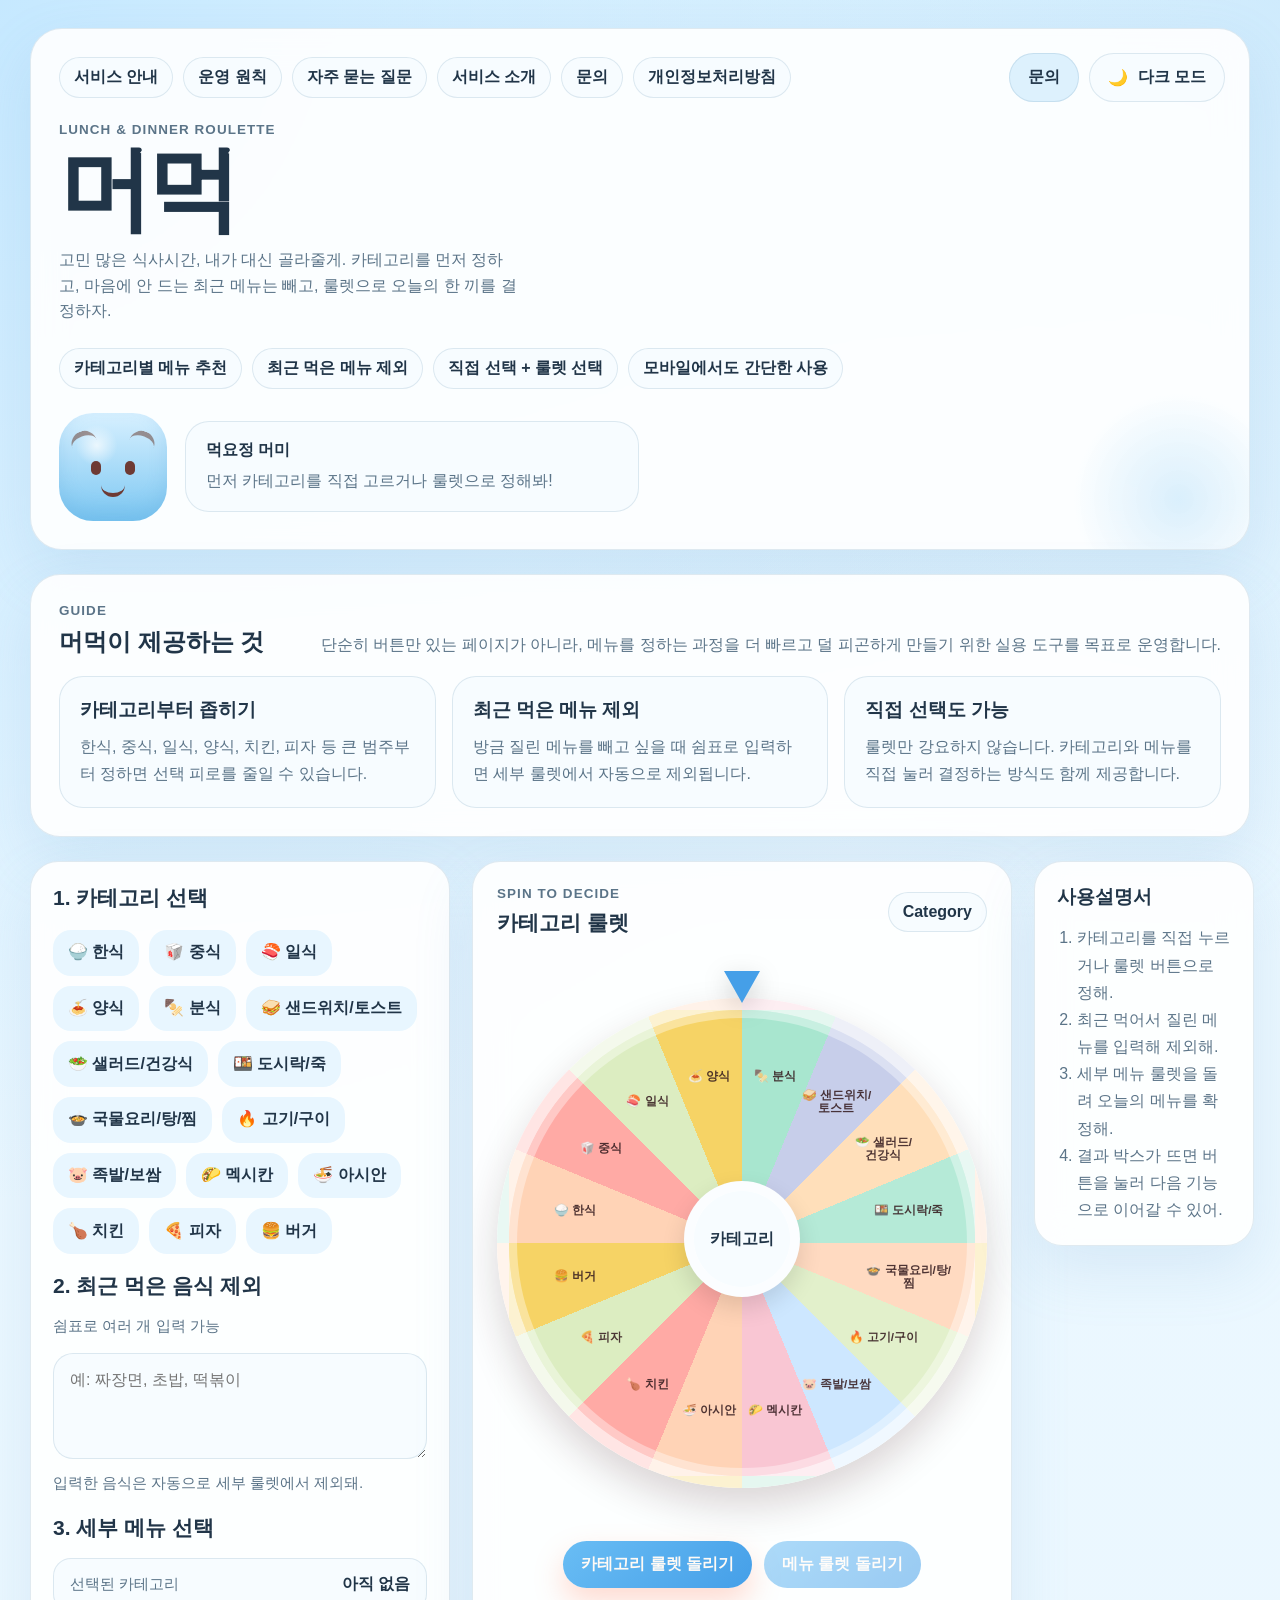
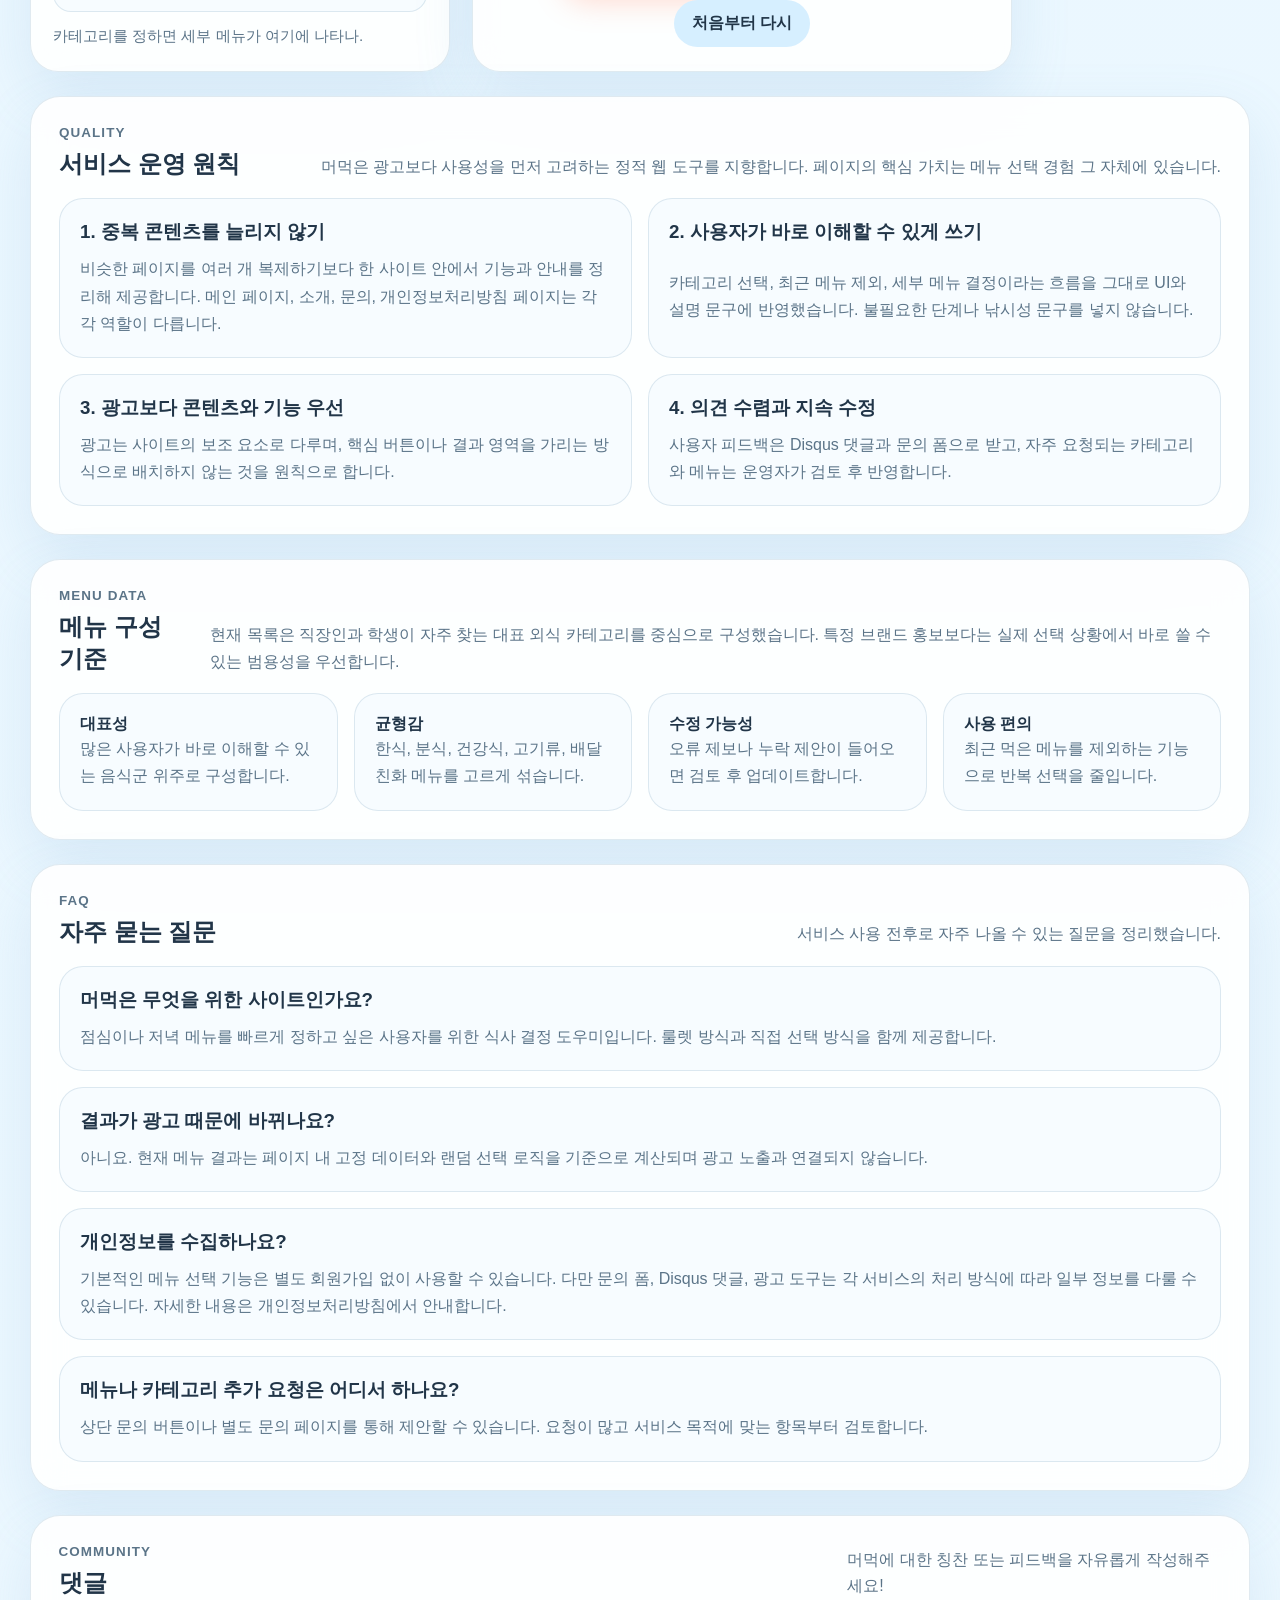
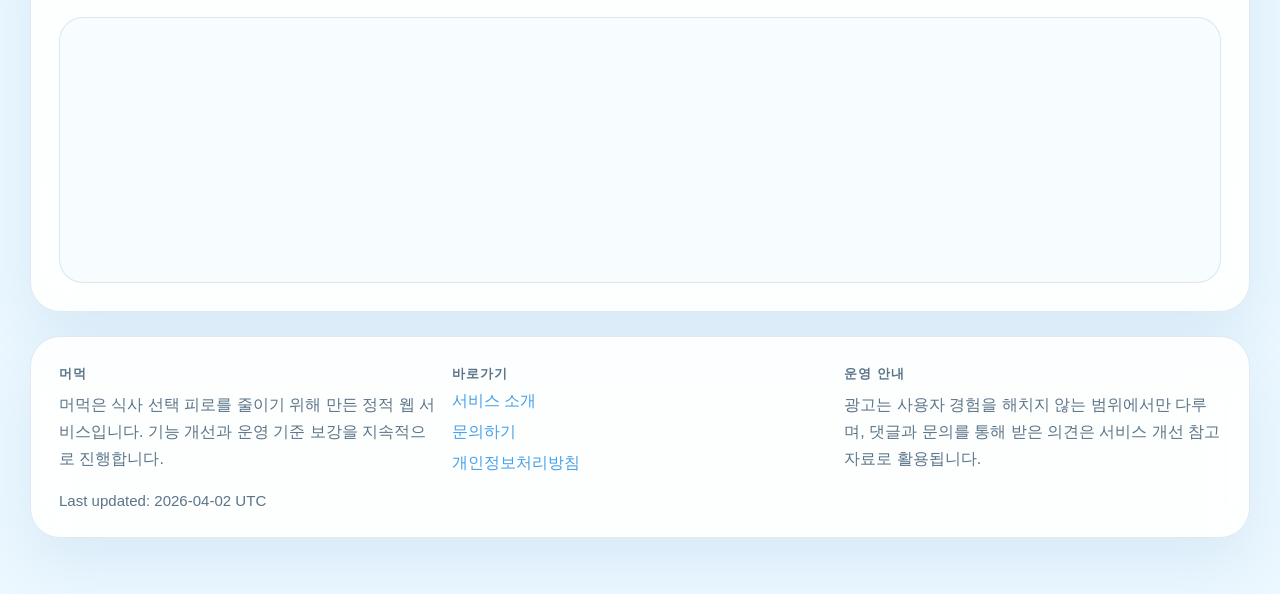
<file: index.html>
<!doctype html>
<html lang="ko">
<head>
  <meta charset="UTF-8" />
  <meta name="viewport" content="width=device-width, initial-scale=1.0" />
  <meta name="description" content="머먹은 점심과 저녁 메뉴를 더 쉽게 정할 수 있도록 카테고리 선택, 최근 먹은 음식 제외, 세부 메뉴 룰렛을 제공하는 식사 결정 도우미입니다." />
  <meta name="google-adsense-account" content="ca-pub-7517294624033433" />
  <title>머먹 | 귀여운 점심 저녁 룰렛</title>
  <script async src="https://pagead2.googlesyndication.com/pagead/js/adsbygoogle.js?client=ca-pub-7517294624033433" crossorigin="anonymous"></script>
  <link href="style.css" rel="stylesheet">
  <!-- Google tag (gtag.js) -->
  <script async src="https://www.googletagmanager.com/gtag/js?id=G-F8X1D2F8B8"></script>
  <script>
    window.dataLayer = window.dataLayer || [];
    function gtag(){dataLayer.push(arguments);}
    gtag('js', new Date());

    gtag('config', 'G-F8X1D2F8B8');
  </script>
  <script type="text/javascript">
    (function(c,l,a,r,i,t,y){
        c[a]=c[a]||function(){(c[a].q=c[a].q||[]).push(arguments)};
        t=l.createElement(r);t.async=1;t.src="https://www.clarity.ms/tag/"+i;
        y=l.getElementsByTagName(r)[0];y.parentNode.insertBefore(t,y);
    })(window, document, "clarity", "script", "w5rxseijp1");
  </script>
</head>
<body>
  <main class="page">
    <section class="hero-card">
      <div class="site-nav" aria-label="사이트 탐색">
        <a class="nav-link" href="#serviceGuide">서비스 안내</a>
        <a class="nav-link" href="#qualityNotes">운영 원칙</a>
        <a class="nav-link" href="#faq">자주 묻는 질문</a>
        <a class="nav-link" href="about.html">서비스 소개</a>
        <a class="nav-link" href="contact.html">문의</a>
        <a class="nav-link" href="privacy.html">개인정보처리방침</a>
      </div>
      <div class="hero-copy">
        <p class="eyebrow">Lunch & Dinner Roulette</p>
        <h1>머먹</h1>
        <p class="intro">
          고민 많은 식사시간, 내가 대신 골라줄게. 카테고리를 먼저 정하고,
          마음에 안 드는 최근 메뉴는 빼고, 룰렛으로 오늘의 한 끼를 결정하자.
        </p>
      </div>
      <div class="top-actions">
        <button id="contactToggle" class="theme-toggle contact-toggle" type="button" aria-label="문의하기">
          <span>문의</span>
        </button>
        <button id="themeToggle" class="theme-toggle" type="button" aria-label="테마 전환">
          <span class="theme-icon">🌙</span>
          <span class="theme-label">다크 모드</span>
        </button>
      </div>
      <div class="hero-highlights" aria-label="서비스 핵심 특징">
        <span class="highlight-pill">카테고리별 메뉴 추천</span>
        <span class="highlight-pill">최근 먹은 메뉴 제외</span>
        <span class="highlight-pill">직접 선택 + 룰렛 선택</span>
        <span class="highlight-pill">모바일에서도 간단한 사용</span>
      </div>
      <div class="guide-buddy">
        <div class="buddy-face" aria-hidden="true">
          <div class="buddy-eye left"></div>
          <div class="buddy-eye right"></div>
          <div class="buddy-mouth"></div>
        </div>
        <div class="buddy-speech">
          <strong>먹요정 머미</strong>
          <p id="buddyMessage">먼저 카테고리를 직접 고르거나 룰렛으로 정해봐!</p>
        </div>
      </div>
    </section>

    <section id="serviceGuide" class="info-strip" aria-labelledby="serviceGuideTitle">
      <div class="section-head">
        <div>
          <p class="eyebrow">Guide</p>
          <h2 id="serviceGuideTitle">머먹이 제공하는 것</h2>
        </div>
        <p class="section-copy">단순히 버튼만 있는 페이지가 아니라, 메뉴를 정하는 과정을 더 빠르고 덜 피곤하게 만들기 위한 실용 도구를 목표로 운영합니다.</p>
      </div>
      <div class="info-grid three-up">
        <article class="info-card">
          <h3>카테고리부터 좁히기</h3>
          <p>한식, 중식, 일식, 양식, 치킨, 피자 등 큰 범주부터 정하면 선택 피로를 줄일 수 있습니다.</p>
        </article>
        <article class="info-card">
          <h3>최근 먹은 메뉴 제외</h3>
          <p>방금 질린 메뉴를 빼고 싶을 때 쉼표로 입력하면 세부 룰렛에서 자동으로 제외됩니다.</p>
        </article>
        <article class="info-card">
          <h3>직접 선택도 가능</h3>
          <p>룰렛만 강요하지 않습니다. 카테고리와 메뉴를 직접 눌러 결정하는 방식도 함께 제공합니다.</p>
        </article>
      </div>
    </section>

    <section class="content-grid">
      <aside class="control-panel">
        <div class="panel-block">
          <h2>1. 카테고리 선택</h2>
          <div id="categoryList" class="option-list" aria-label="카테고리 목록"></div>
        </div>

        <div class="panel-block">
          <h2>2. 최근 먹은 음식 제외</h2>
          <label class="field-label" for="recentInput">쉼표로 여러 개 입력 가능</label>
          <textarea
            id="recentInput"
            class="recent-input"
            placeholder="예: 짜장면, 초밥, 떡볶이"
          ></textarea>
          <p class="field-help">입력한 음식은 자동으로 세부 룰렛에서 제외돼.</p>
        </div>

        <div class="panel-block">
          <h2>3. 세부 메뉴 선택</h2>
          <div class="selection-status">
            <span>선택된 카테고리</span>
            <strong id="selectedCategoryName">아직 없음</strong>
          </div>
          <div id="menuList" class="option-list menu-list" aria-label="메뉴 목록"></div>
        </div>
      </aside>

      <section class="roulette-panel">
        <div class="roulette-stage">
          <div class="roulette-header">
            <div>
              <p class="eyebrow">Spin To Decide</p>
              <h2 id="rouletteTitle">카테고리 룰렛</h2>
            </div>
            <div class="roulette-badge" id="rouletteModeBadge">Category</div>
          </div>

          <div class="roulette-shell">
            <div class="roulette-pointer" aria-hidden="true"></div>
            <div id="wheel" class="wheel"></div>
            <div class="wheel-center">
              <span id="wheelCenterLabel">카테고리</span>
            </div>
          </div>

          <div class="roulette-actions">
            <button id="spinCategoryButton" class="primary-button" type="button">카테고리 룰렛 돌리기</button>
            <button id="spinMenuButton" class="primary-button" type="button" disabled>메뉴 룰렛 돌리기</button>
            <button id="resetButton" class="secondary-button" type="button">처음부터 다시</button>
          </div>
        </div>

        <aside class="manual-card">
          <h3>사용설명서</h3>
          <ol>
            <li>카테고리를 직접 누르거나 룰렛 버튼으로 정해.</li>
            <li>최근 먹어서 질린 메뉴를 입력해 제외해.</li>
            <li>세부 메뉴 룰렛을 돌려 오늘의 메뉴를 확정해.</li>
            <li>결과 박스가 뜨면 버튼을 눌러 다음 기능으로 이어갈 수 있어.</li>
          </ol>
        </aside>
      </section>
    </section>

    <section id="resultCard" class="result-card" aria-live="polite" hidden>
      <div class="celebration" aria-hidden="true">
        <span></span>
        <span></span>
        <span></span>
        <span></span>
        <span></span>
        <span></span>
      </div>
      <p class="result-label">오늘의 결정</p>
      <h2 id="resultText">오늘 저녁은 OO이다!</h2>
      <p id="resultSubtext" class="result-subtext"></p>
      <button id="goEatButton" class="primary-button eat-button" type="button">먹으러가자!</button>
    </section>

    <section id="qualityNotes" class="content-card" aria-labelledby="qualityTitle">
      <div class="section-head">
        <div>
          <p class="eyebrow">Quality</p>
          <h2 id="qualityTitle">서비스 운영 원칙</h2>
        </div>
        <p class="section-copy">머먹은 광고보다 사용성을 먼저 고려하는 정적 웹 도구를 지향합니다. 페이지의 핵심 가치는 메뉴 선택 경험 그 자체에 있습니다.</p>
      </div>
      <div class="info-grid">
        <article class="info-card">
          <h3>1. 중복 콘텐츠를 늘리지 않기</h3>
          <p>비슷한 페이지를 여러 개 복제하기보다 한 사이트 안에서 기능과 안내를 정리해 제공합니다. 메인 페이지, 소개, 문의, 개인정보처리방침 페이지는 각각 역할이 다릅니다.</p>
        </article>
        <article class="info-card">
          <h3>2. 사용자가 바로 이해할 수 있게 쓰기</h3>
          <p>카테고리 선택, 최근 메뉴 제외, 세부 메뉴 결정이라는 흐름을 그대로 UI와 설명 문구에 반영했습니다. 불필요한 단계나 낚시성 문구를 넣지 않습니다.</p>
        </article>
        <article class="info-card">
          <h3>3. 광고보다 콘텐츠와 기능 우선</h3>
          <p>광고는 사이트의 보조 요소로 다루며, 핵심 버튼이나 결과 영역을 가리는 방식으로 배치하지 않는 것을 원칙으로 합니다.</p>
        </article>
        <article class="info-card">
          <h3>4. 의견 수렴과 지속 수정</h3>
          <p>사용자 피드백은 Disqus 댓글과 문의 폼으로 받고, 자주 요청되는 카테고리와 메뉴는 운영자가 검토 후 반영합니다.</p>
        </article>
      </div>
    </section>

    <section class="content-card" aria-labelledby="menuPrinciplesTitle">
      <div class="section-head">
        <div>
          <p class="eyebrow">Menu Data</p>
          <h2 id="menuPrinciplesTitle">메뉴 구성 기준</h2>
        </div>
        <p class="section-copy">현재 목록은 직장인과 학생이 자주 찾는 대표 외식 카테고리를 중심으로 구성했습니다. 특정 브랜드 홍보보다는 실제 선택 상황에서 바로 쓸 수 있는 범용성을 우선합니다.</p>
      </div>
      <div class="bullet-grid">
        <div class="bullet-card"><strong>대표성</strong><p>많은 사용자가 바로 이해할 수 있는 음식군 위주로 구성합니다.</p></div>
        <div class="bullet-card"><strong>균형감</strong><p>한식, 분식, 건강식, 고기류, 배달 친화 메뉴를 고르게 섞습니다.</p></div>
        <div class="bullet-card"><strong>수정 가능성</strong><p>오류 제보나 누락 제안이 들어오면 검토 후 업데이트합니다.</p></div>
        <div class="bullet-card"><strong>사용 편의</strong><p>최근 먹은 메뉴를 제외하는 기능으로 반복 선택을 줄입니다.</p></div>
      </div>
    </section>

    <section id="faq" class="content-card" aria-labelledby="faqTitle">
      <div class="section-head">
        <div>
          <p class="eyebrow">FAQ</p>
          <h2 id="faqTitle">자주 묻는 질문</h2>
        </div>
        <p class="section-copy">서비스 사용 전후로 자주 나올 수 있는 질문을 정리했습니다.</p>
      </div>
      <div class="faq-grid">
        <article class="faq-item">
          <h3>머먹은 무엇을 위한 사이트인가요?</h3>
          <p>점심이나 저녁 메뉴를 빠르게 정하고 싶은 사용자를 위한 식사 결정 도우미입니다. 룰렛 방식과 직접 선택 방식을 함께 제공합니다.</p>
        </article>
        <article class="faq-item">
          <h3>결과가 광고 때문에 바뀌나요?</h3>
          <p>아니요. 현재 메뉴 결과는 페이지 내 고정 데이터와 랜덤 선택 로직을 기준으로 계산되며 광고 노출과 연결되지 않습니다.</p>
        </article>
        <article class="faq-item">
          <h3>개인정보를 수집하나요?</h3>
          <p>기본적인 메뉴 선택 기능은 별도 회원가입 없이 사용할 수 있습니다. 다만 문의 폼, Disqus 댓글, 광고 도구는 각 서비스의 처리 방식에 따라 일부 정보를 다룰 수 있습니다. 자세한 내용은 개인정보처리방침에서 안내합니다.</p>
        </article>
        <article class="faq-item">
          <h3>메뉴나 카테고리 추가 요청은 어디서 하나요?</h3>
          <p>상단 문의 버튼이나 별도 문의 페이지를 통해 제안할 수 있습니다. 요청이 많고 서비스 목적에 맞는 항목부터 검토합니다.</p>
        </article>
      </div>
    </section>

    <section class="comment-card" aria-labelledby="commentTitle">
      <div class="comment-head">
        <div>
          <p class="eyebrow">Community</p>
          <h2 id="commentTitle">댓글</h2>
        </div>
        <p class="comment-help">머먹에 대한 칭찬 또는 피드백을 자유롭게 작성해주세요!</p>
      </div>
      <div class="comment-board">
        <div id="disqus_thread"></div>
        <noscript>
          Please enable JavaScript to view the
          <a href="https://disqus.com/?ref_noscript">comments powered by Disqus.</a>
        </noscript>
      </div>
    </section>

    <footer class="site-footer">
      <div class="footer-grid">
        <section>
          <p class="eyebrow">머먹</p>
          <p class="footer-copy">머먹은 식사 선택 피로를 줄이기 위해 만든 정적 웹 서비스입니다. 기능 개선과 운영 기준 보강을 지속적으로 진행합니다.</p>
        </section>
        <section>
          <p class="eyebrow">바로가기</p>
          <div class="footer-links">
            <a href="about.html">서비스 소개</a>
            <a href="contact.html">문의하기</a>
            <a href="privacy.html">개인정보처리방침</a>
          </div>
        </section>
        <section>
          <p class="eyebrow">운영 안내</p>
          <p class="footer-copy">광고는 사용자 경험을 해치지 않는 범위에서만 다루며, 댓글과 문의를 통해 받은 의견은 서비스 개선 참고 자료로 활용됩니다.</p>
        </section>
      </div>
      <p class="footer-meta">Last updated: 2026-04-02 UTC</p>
    </footer>
  </main>

  <dialog id="contactDialog" class="contact-dialog">
    <form class="contact-form" action="https://formspree.io/f/xvzvbovq" method="POST" target="_blank">
      <div class="contact-head">
        <div>
          <p class="eyebrow">Contact</p>
          <h3>문의하기</h3>
        </div>
        <button id="contactClose" class="contact-close" type="button" aria-label="문의 닫기">닫기</button>
      </div>
      <p class="contact-help">추가 희망 메뉴나 카테고리, 오류 제보, 기타 문의사항을 남겨줘.</p>
      <label class="contact-label" for="contactType">문의 유형</label>
      <select id="contactType" class="contact-input" name="문의 유형" required>
        <option value="추가 희망하는 카테고리 또는 메뉴">추가 희망하는 카테고리 또는 메뉴</option>
        <option value="오류 제보">오류 제보</option>
        <option value="기타 문의사항">기타 문의사항</option>
      </select>
      <label class="contact-label" for="contactEmail">답변받을 이메일</label>
      <input id="contactEmail" class="contact-input" type="email" name="email" placeholder="name@example.com" />
      <label class="contact-label" for="contactMessage">문의 내용</label>
      <textarea id="contactMessage" class="contact-input contact-textarea" name="message" placeholder="원하는 카테고리나 메뉴, 발견한 오류, 기타 의견을 적어줘." required></textarea>
      <input type="hidden" name="서비스" value="머먹" />
      <div class="contact-actions">
        <button class="primary-button" type="submit">Formspree로 보내기</button>
        <button id="contactCancel" class="secondary-button" type="button">취소</button>
      </div>
    </form>
  </dialog>

  <script defer type="text/javascript" src="main.js"></script>
</body>
</html>
</file>
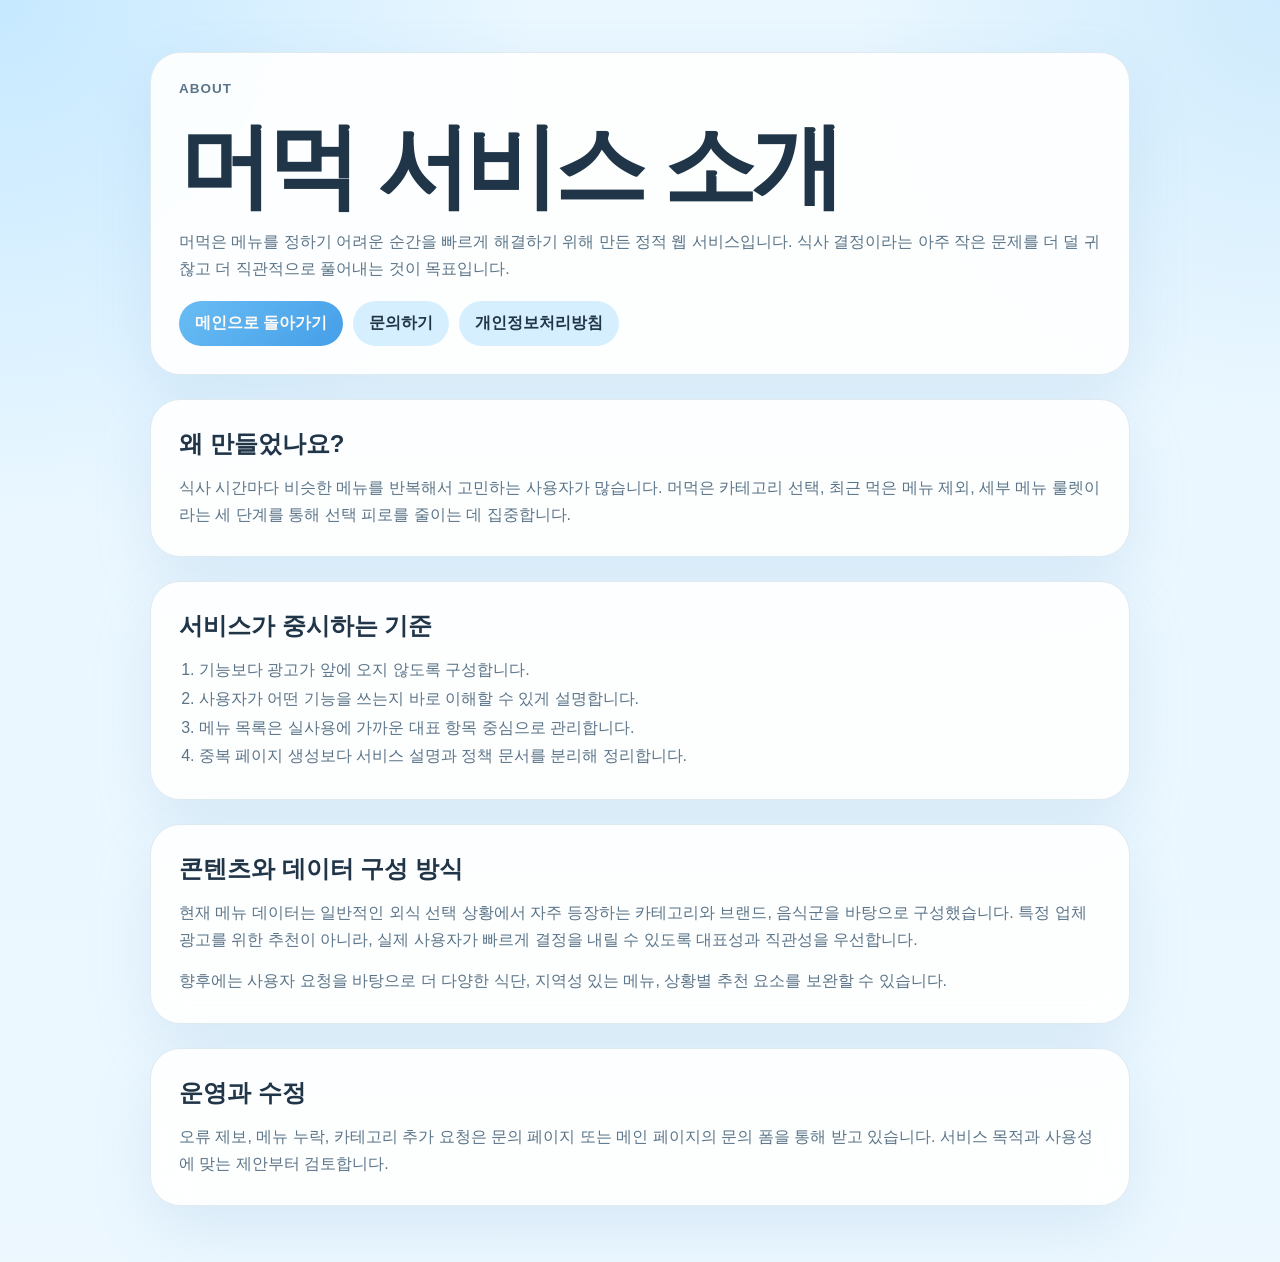
<file: about.html>
<!doctype html>
<html lang="ko">
<head>
  <meta charset="UTF-8" />
  <meta name="viewport" content="width=device-width, initial-scale=1.0" />
  <meta name="description" content="머먹 서비스 소개와 운영 원칙, 콘텐츠 방향을 안내합니다." />
  <meta name="google-adsense-account" content="ca-pub-7517294624033433" />
  <title>서비스 소개 | 머먹</title>
  <script async src="https://pagead2.googlesyndication.com/pagead/js/adsbygoogle.js?client=ca-pub-7517294624033433" crossorigin="anonymous"></script>
  <link href="style.css" rel="stylesheet">
  <!-- Google tag (gtag.js) -->
  <script async src="https://www.googletagmanager.com/gtag/js?id=G-F8X1D2F8B8"></script>
  <script>
    window.dataLayer = window.dataLayer || [];
    function gtag(){dataLayer.push(arguments);}
    gtag('js', new Date());

    gtag('config', 'G-F8X1D2F8B8');
  </script>
  <script type="text/javascript">
    (function(c,l,a,r,i,t,y){
        c[a]=c[a]||function(){(c[a].q=c[a].q||[]).push(arguments)};
        t=l.createElement(r);t.async=1;t.src="https://www.clarity.ms/tag/"+i;
        y=l.getElementsByTagName(r)[0];y.parentNode.insertBefore(t,y);
    })(window, document, "clarity", "script", "w5rxseijp1");
  </script>
</head>
<body>
  <main class="simple-main">
    <section class="simple-hero">
      <p class="eyebrow">About</p>
      <h1>머먹 서비스 소개</h1>
      <p class="simple-copy">머먹은 메뉴를 정하기 어려운 순간을 빠르게 해결하기 위해 만든 정적 웹 서비스입니다. 식사 결정이라는 아주 작은 문제를 더 덜 귀찮고 더 직관적으로 풀어내는 것이 목표입니다.</p>
      <div class="simple-actions">
        <a class="simple-link primary" href="index.html">메인으로 돌아가기</a>
        <a class="simple-link" href="contact.html">문의하기</a>
        <a class="simple-link" href="privacy.html">개인정보처리방침</a>
      </div>
    </section>

    <section class="simple-section">
      <h2>왜 만들었나요?</h2>
      <p>식사 시간마다 비슷한 메뉴를 반복해서 고민하는 사용자가 많습니다. 머먹은 카테고리 선택, 최근 먹은 메뉴 제외, 세부 메뉴 룰렛이라는 세 단계를 통해 선택 피로를 줄이는 데 집중합니다.</p>
    </section>

    <section class="simple-section">
      <h2>서비스가 중시하는 기준</h2>
      <ol class="simple-list">
        <li>기능보다 광고가 앞에 오지 않도록 구성합니다.</li>
        <li>사용자가 어떤 기능을 쓰는지 바로 이해할 수 있게 설명합니다.</li>
        <li>메뉴 목록은 실사용에 가까운 대표 항목 중심으로 관리합니다.</li>
        <li>중복 페이지 생성보다 서비스 설명과 정책 문서를 분리해 정리합니다.</li>
      </ol>
    </section>

    <section class="simple-section">
      <h2>콘텐츠와 데이터 구성 방식</h2>
      <p>현재 메뉴 데이터는 일반적인 외식 선택 상황에서 자주 등장하는 카테고리와 브랜드, 음식군을 바탕으로 구성했습니다. 특정 업체 광고를 위한 추천이 아니라, 실제 사용자가 빠르게 결정을 내릴 수 있도록 대표성과 직관성을 우선합니다.</p>
      <p>향후에는 사용자 요청을 바탕으로 더 다양한 식단, 지역성 있는 메뉴, 상황별 추천 요소를 보완할 수 있습니다.</p>
    </section>

    <section class="simple-section">
      <h2>운영과 수정</h2>
      <p>오류 제보, 메뉴 누락, 카테고리 추가 요청은 문의 페이지 또는 메인 페이지의 문의 폼을 통해 받고 있습니다. 서비스 목적과 사용성에 맞는 제안부터 검토합니다.</p>
    </section>
  </main>
</body>
</html>
</file>
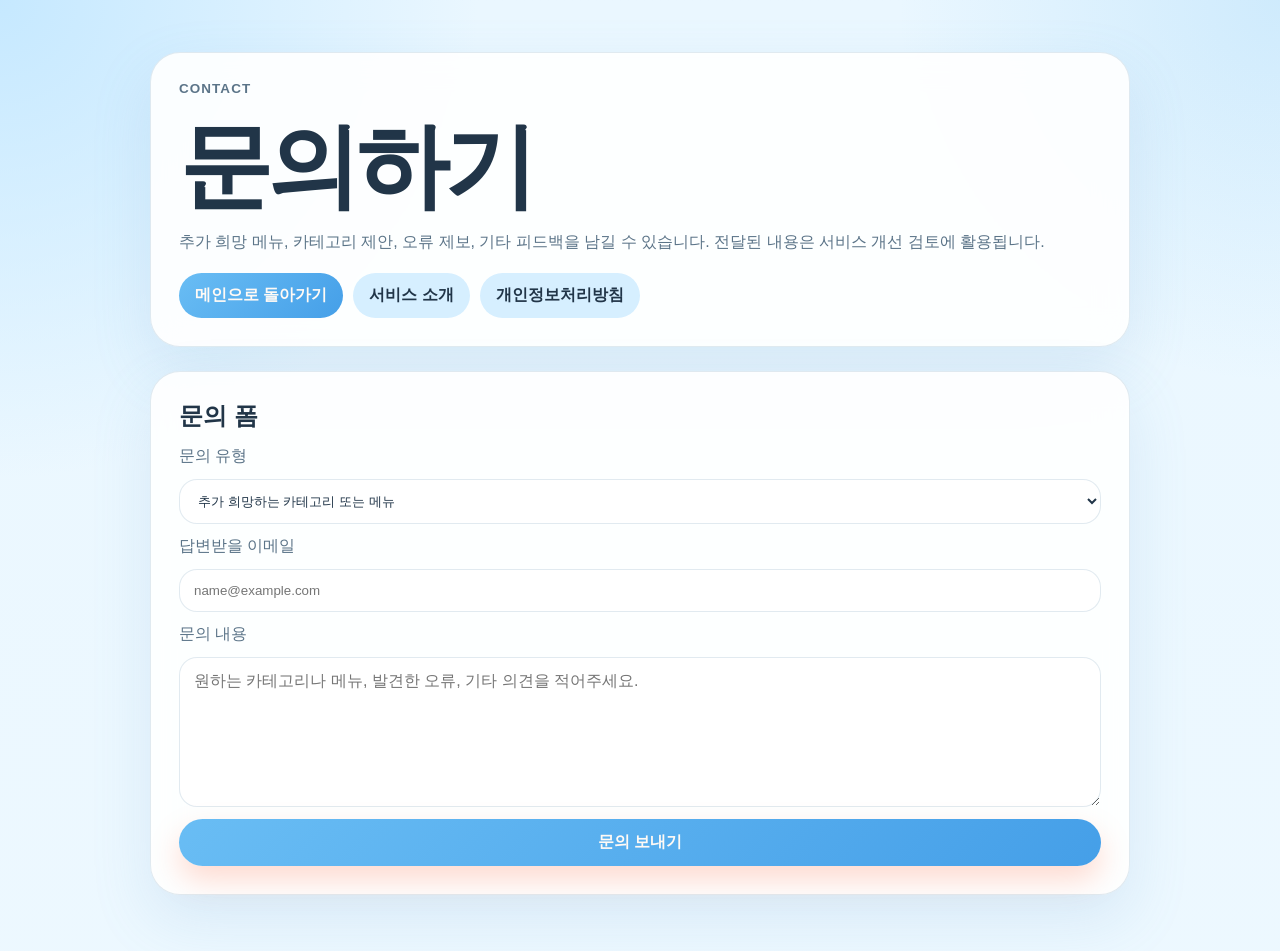
<file: contact.html>
<!doctype html>
<html lang="ko">
<head>
  <meta charset="UTF-8" />
  <meta name="viewport" content="width=device-width, initial-scale=1.0" />
  <meta name="description" content="머먹 문의 페이지입니다. 메뉴 추가 요청, 오류 제보, 기타 의견을 보낼 수 있습니다." />
  <meta name="google-adsense-account" content="ca-pub-7517294624033433" />
  <title>문의하기 | 머먹</title>
  <script async src="https://pagead2.googlesyndication.com/pagead/js/adsbygoogle.js?client=ca-pub-7517294624033433" crossorigin="anonymous"></script>
  <link href="style.css" rel="stylesheet">
  <!-- Google tag (gtag.js) -->
  <script async src="https://www.googletagmanager.com/gtag/js?id=G-F8X1D2F8B8"></script>
  <script>
    window.dataLayer = window.dataLayer || [];
    function gtag(){dataLayer.push(arguments);}
    gtag('js', new Date());

    gtag('config', 'G-F8X1D2F8B8');
  </script>
  <script type="text/javascript">
    (function(c,l,a,r,i,t,y){
        c[a]=c[a]||function(){(c[a].q=c[a].q||[]).push(arguments)};
        t=l.createElement(r);t.async=1;t.src="https://www.clarity.ms/tag/"+i;
        y=l.getElementsByTagName(r)[0];y.parentNode.insertBefore(t,y);
    })(window, document, "clarity", "script", "w5rxseijp1");
  </script>
</head>
<body>
  <main class="simple-main">
    <section class="simple-hero">
      <p class="eyebrow">Contact</p>
      <h1>문의하기</h1>
      <p class="simple-copy">추가 희망 메뉴, 카테고리 제안, 오류 제보, 기타 피드백을 남길 수 있습니다. 전달된 내용은 서비스 개선 검토에 활용됩니다.</p>
      <div class="simple-actions">
        <a class="simple-link primary" href="index.html">메인으로 돌아가기</a>
        <a class="simple-link" href="about.html">서비스 소개</a>
        <a class="simple-link" href="privacy.html">개인정보처리방침</a>
      </div>
    </section>

    <section class="simple-section">
      <h2>문의 폼</h2>
      <form class="contact-page-form" action="https://formspree.io/f/xvzvbovq" method="POST" target="_blank">
        <label class="contact-label" for="pageContactType">문의 유형</label>
        <select id="pageContactType" class="contact-input" name="문의 유형" required>
          <option value="추가 희망하는 카테고리 또는 메뉴">추가 희망하는 카테고리 또는 메뉴</option>
          <option value="오류 제보">오류 제보</option>
          <option value="기타 문의사항">기타 문의사항</option>
        </select>
        <label class="contact-label" for="pageContactEmail">답변받을 이메일</label>
        <input id="pageContactEmail" class="contact-input" type="email" name="email" placeholder="name@example.com" />
        <label class="contact-label" for="pageContactMessage">문의 내용</label>
        <textarea id="pageContactMessage" class="contact-input contact-textarea" name="message" placeholder="원하는 카테고리나 메뉴, 발견한 오류, 기타 의견을 적어주세요." required></textarea>
        <input type="hidden" name="서비스" value="머먹" />
        <button class="primary-button" type="submit">문의 보내기</button>
      </form>
    </section>
  </main>
</body>
</html>
</file>
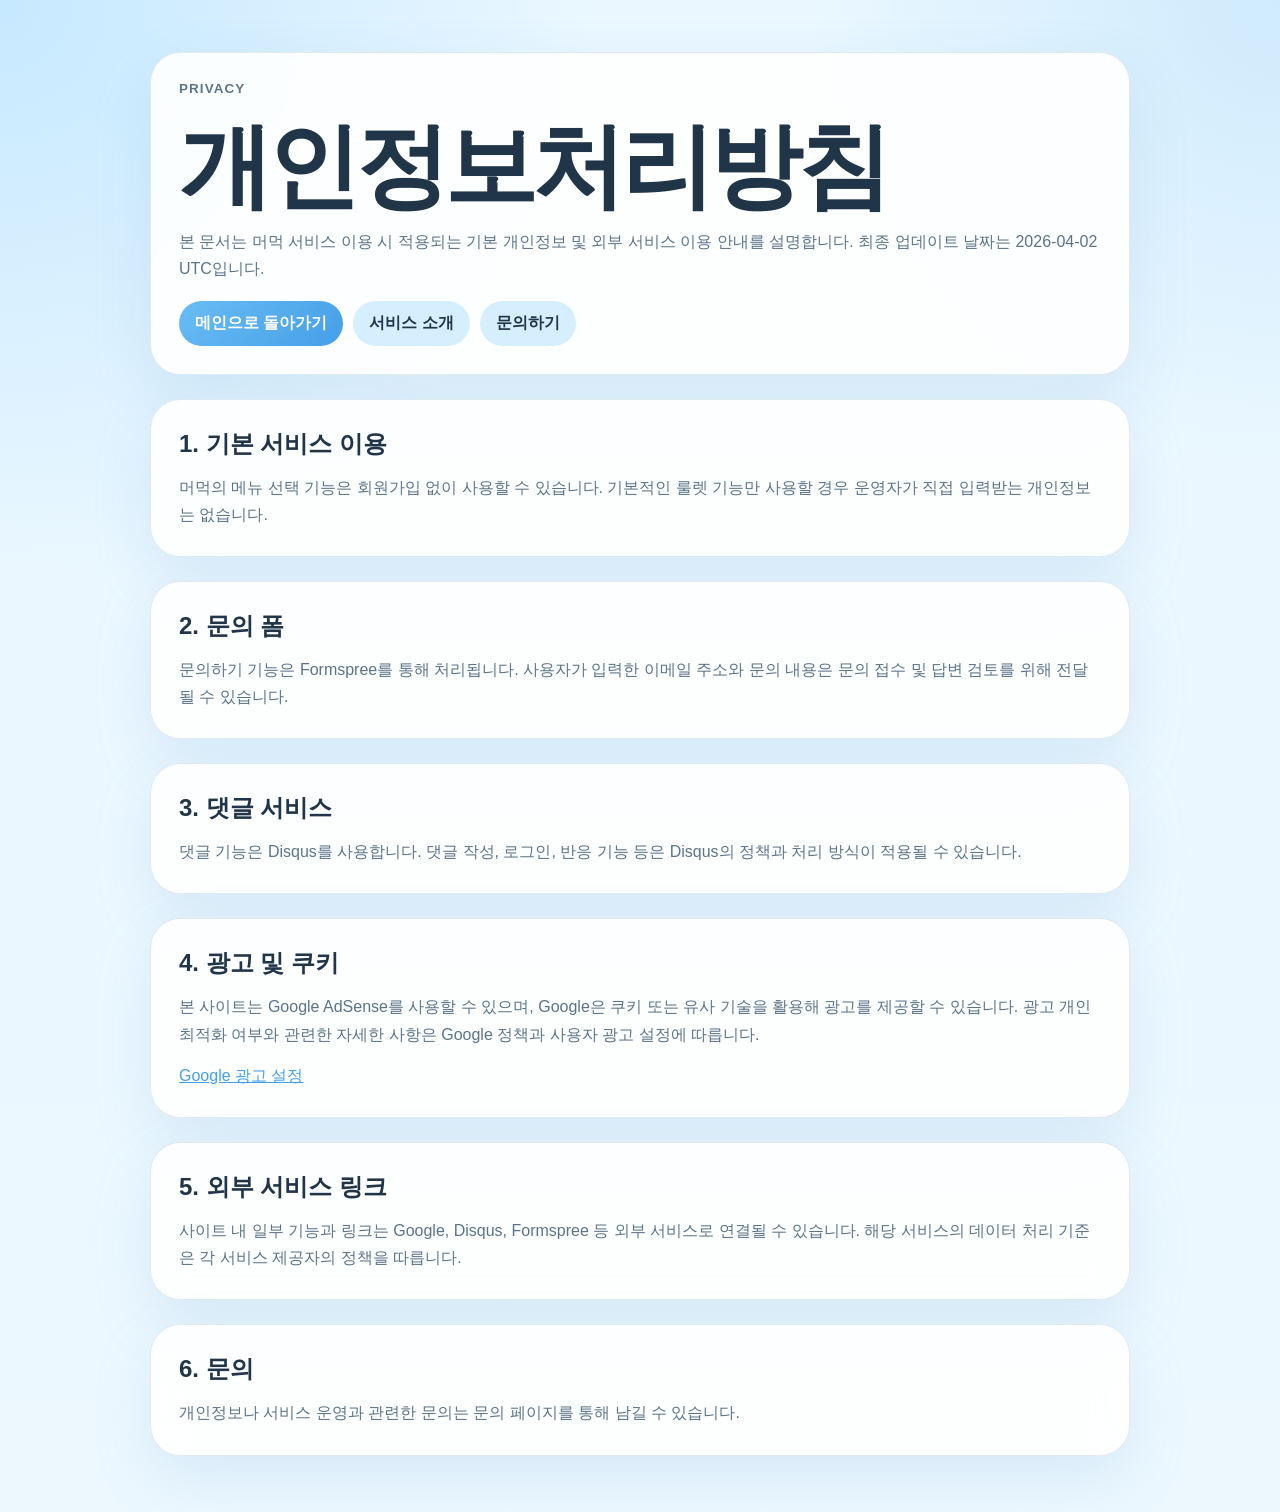
<file: privacy.html>
<!doctype html>
<html lang="ko">
<head>
  <meta charset="UTF-8" />
  <meta name="viewport" content="width=device-width, initial-scale=1.0" />
  <meta name="description" content="머먹 개인정보처리방침과 외부 서비스 사용 안내입니다." />
  <meta name="google-adsense-account" content="ca-pub-7517294624033433" />
  <title>개인정보처리방침 | 머먹</title>
  <script async src="https://pagead2.googlesyndication.com/pagead/js/adsbygoogle.js?client=ca-pub-7517294624033433" crossorigin="anonymous"></script>
  <link href="style.css" rel="stylesheet">
  <!-- Google tag (gtag.js) -->
  <script async src="https://www.googletagmanager.com/gtag/js?id=G-F8X1D2F8B8"></script>
  <script>
    window.dataLayer = window.dataLayer || [];
    function gtag(){dataLayer.push(arguments);}
    gtag('js', new Date());

    gtag('config', 'G-F8X1D2F8B8');
  </script>
  <script type="text/javascript">
    (function(c,l,a,r,i,t,y){
        c[a]=c[a]||function(){(c[a].q=c[a].q||[]).push(arguments)};
        t=l.createElement(r);t.async=1;t.src="https://www.clarity.ms/tag/"+i;
        y=l.getElementsByTagName(r)[0];y.parentNode.insertBefore(t,y);
    })(window, document, "clarity", "script", "w5rxseijp1");
  </script>
</head>
<body>
  <main class="simple-main">
    <section class="simple-hero">
      <p class="eyebrow">Privacy</p>
      <h1>개인정보처리방침</h1>
      <p class="simple-copy">본 문서는 머먹 서비스 이용 시 적용되는 기본 개인정보 및 외부 서비스 이용 안내를 설명합니다. 최종 업데이트 날짜는 2026-04-02 UTC입니다.</p>
      <div class="simple-actions">
        <a class="simple-link primary" href="index.html">메인으로 돌아가기</a>
        <a class="simple-link" href="about.html">서비스 소개</a>
        <a class="simple-link" href="contact.html">문의하기</a>
      </div>
    </section>

    <section class="simple-section">
      <h2>1. 기본 서비스 이용</h2>
      <p>머먹의 메뉴 선택 기능은 회원가입 없이 사용할 수 있습니다. 기본적인 룰렛 기능만 사용할 경우 운영자가 직접 입력받는 개인정보는 없습니다.</p>
    </section>

    <section class="simple-section">
      <h2>2. 문의 폼</h2>
      <p>문의하기 기능은 Formspree를 통해 처리됩니다. 사용자가 입력한 이메일 주소와 문의 내용은 문의 접수 및 답변 검토를 위해 전달될 수 있습니다.</p>
    </section>

    <section class="simple-section">
      <h2>3. 댓글 서비스</h2>
      <p>댓글 기능은 Disqus를 사용합니다. 댓글 작성, 로그인, 반응 기능 등은 Disqus의 정책과 처리 방식이 적용될 수 있습니다.</p>
    </section>

    <section class="simple-section">
      <h2>4. 광고 및 쿠키</h2>
      <p>본 사이트는 Google AdSense를 사용할 수 있으며, Google은 쿠키 또는 유사 기술을 활용해 광고를 제공할 수 있습니다. 광고 개인 최적화 여부와 관련한 자세한 사항은 Google 정책과 사용자 광고 설정에 따릅니다.</p>
      <p><a href="https://adssettings.google.com/" target="_blank" rel="noopener noreferrer">Google 광고 설정</a></p>
    </section>

    <section class="simple-section">
      <h2>5. 외부 서비스 링크</h2>
      <p>사이트 내 일부 기능과 링크는 Google, Disqus, Formspree 등 외부 서비스로 연결될 수 있습니다. 해당 서비스의 데이터 처리 기준은 각 서비스 제공자의 정책을 따릅니다.</p>
    </section>

    <section class="simple-section">
      <h2>6. 문의</h2>
      <p>개인정보나 서비스 운영과 관련한 문의는 문의 페이지를 통해 남길 수 있습니다.</p>
    </section>
  </main>
</body>
</html>
</file>
<file: style.css>
:root {
  color-scheme: light;
  --bg: #eaf7ff;
  --bg-accent: #ccecff;
  --surface: rgba(255, 255, 255, 0.9);
  --surface-strong: #f7fcff;
  --text: #213548;
  --muted: #5b7488;
  --line: rgba(90, 139, 173, 0.18);
  --shadow: 0 24px 60px rgba(103, 160, 205, 0.16);
  --primary: #69bdf4;
  --primary-strong: #459fe8;
  --secondary: #d6efff;
  --chip: #e8f6ff;
  --success: #dff6ff;
}

body.dark {
  color-scheme: dark;
  --bg: #201b2c;
  --bg-accent: #312749;
  --surface: rgba(39, 31, 55, 0.92);
  --surface-strong: #34284a;
  --text: #fef4ef;
  --muted: #d8c8db;
  --line: rgba(255, 225, 213, 0.14);
  --shadow: 0 24px 60px rgba(5, 0, 19, 0.35);
  --primary: #ffb067;
  --primary-strong: #ff8e58;
  --secondary: #4f436b;
  --chip: #47395f;
  --success: #544a23;
}

* {
  box-sizing: border-box;
}

html {
  scroll-behavior: smooth;
}

body {
  margin: 0;
  min-height: 100vh;
  font-family: "Trebuchet MS", "Apple SD Gothic Neo", "Malgun Gothic", sans-serif;
  color: var(--text);
  background:
    radial-gradient(circle at top left, rgba(194, 231, 255, 0.9), transparent 30%),
    radial-gradient(circle at top right, rgba(121, 196, 245, 0.24), transparent 24%),
    linear-gradient(180deg, var(--bg) 0%, color-mix(in srgb, var(--bg) 88%, white) 100%);
  transition: background 0.3s ease, color 0.3s ease;
}

body.dark {
  background:
    radial-gradient(circle at top left, rgba(255, 176, 103, 0.14), transparent 28%),
    radial-gradient(circle at top right, rgba(255, 141, 109, 0.1), transparent 22%),
    linear-gradient(180deg, var(--bg) 0%, #171220 100%);
}

button,
textarea {
  font: inherit;
}

button {
  border: 0;
  cursor: pointer;
}

.page {
  width: min(1220px, calc(100% - 32px));
  margin: 0 auto;
  padding: 28px 0 56px;
}

.hero-card,
.control-panel,
.roulette-stage,
.manual-card,
.result-card,
.comment-card {
  border: 1px solid var(--line);
  background: var(--surface);
  backdrop-filter: blur(16px);
  box-shadow: var(--shadow);
}

.hero-card {
  position: relative;
  overflow: hidden;
  display: grid;
  gap: 24px;
  padding: 28px;
  border-radius: 32px;
}

.hero-card::after {
  content: "";
  position: absolute;
  inset: auto -40px -60px auto;
  width: 220px;
  height: 220px;
  background: radial-gradient(circle, rgba(137, 205, 245, 0.3), transparent 68%);
}

.hero-copy {
  max-width: 620px;
}

.eyebrow {
  margin: 0 0 8px;
  color: var(--muted);
  font-size: 0.84rem;
  font-weight: 700;
  letter-spacing: 0.08em;
  text-transform: uppercase;
}

h1,
h2,
h3,
p {
  margin: 0;
}

h1 {
  font-size: clamp(3rem, 9vw, 5.8rem);
  line-height: 0.95;
  letter-spacing: -0.05em;
}

.intro {
  margin-top: 14px;
  max-width: 52ch;
  line-height: 1.6;
  color: var(--muted);
}

.top-actions {
  position: absolute;
  top: 24px;
  right: 24px;
  display: flex;
  gap: 10px;
  align-items: center;
}

.theme-toggle,
.primary-button,
.secondary-button {
  display: inline-flex;
  align-items: center;
  justify-content: center;
  gap: 10px;
  padding: 13px 18px;
  border-radius: 999px;
  font-weight: 800;
  transition: transform 0.2s ease, background 0.2s ease, box-shadow 0.2s ease;
}

.theme-toggle {
  background: var(--surface-strong);
  color: var(--text);
  border: 1px solid var(--line);
}

.contact-toggle {
  background: color-mix(in srgb, var(--surface-strong) 82%, var(--primary) 18%);
}

.primary-button {
  background: linear-gradient(135deg, var(--primary) 0%, var(--primary-strong) 100%);
  color: #fffaf5;
  box-shadow: 0 14px 30px rgba(255, 123, 87, 0.28);
}

.secondary-button {
  background: var(--secondary);
  color: var(--text);
}

.theme-toggle:hover,
.primary-button:hover,
.secondary-button:hover {
  transform: translateY(-2px);
}

.primary-button:disabled {
  cursor: not-allowed;
  opacity: 0.55;
  transform: none;
  box-shadow: none;
}

.guide-buddy {
  display: grid;
  grid-template-columns: auto 1fr;
  gap: 18px;
  align-items: center;
  max-width: 580px;
}

.buddy-face {
  position: relative;
  width: 108px;
  height: 108px;
  border-radius: 34px;
  background:
    radial-gradient(circle at 35% 30%, rgba(255, 255, 255, 0.7), transparent 20%),
    linear-gradient(180deg, #d7f0ff 0%, #7cc7f2 100%);
  box-shadow: inset 0 -10px 18px rgba(80, 160, 214, 0.22);
  animation: bob 3.2s ease-in-out infinite;
}

.buddy-face::before,
.buddy-face::after {
  content: "";
  position: absolute;
  top: 18px;
  width: 26px;
  height: 18px;
  border-radius: 18px 18px 0 0;
  border-top: 5px solid rgba(100, 52, 38, 0.5);
}

.buddy-face::before {
  left: 12px;
  transform: rotate(-20deg);
}

.buddy-face::after {
  right: 12px;
  transform: rotate(20deg);
}

.buddy-eye {
  position: absolute;
  top: 48px;
  width: 10px;
  height: 14px;
  border-radius: 999px;
  background: #6e3a34;
}

.buddy-eye.left {
  left: 32px;
}

.buddy-eye.right {
  right: 32px;
}

.buddy-mouth {
  position: absolute;
  left: 50%;
  bottom: 24px;
  width: 24px;
  height: 12px;
  border-bottom: 4px solid #6e3a34;
  border-radius: 0 0 20px 20px;
  transform: translateX(-50%);
}

.buddy-speech {
  display: grid;
  gap: 8px;
  padding: 18px 20px;
  border-radius: 24px;
  background: var(--surface-strong);
  border: 1px solid var(--line);
}

.buddy-speech p {
  color: var(--muted);
  line-height: 1.5;
}

.contact-dialog {
  width: min(520px, calc(100% - 24px));
  padding: 0;
  border: 1px solid var(--line);
  border-radius: 28px;
  background: transparent;
  box-shadow: var(--shadow);
}

.contact-dialog::backdrop {
  background: rgba(29, 49, 68, 0.32);
  backdrop-filter: blur(6px);
}

.contact-form {
  display: grid;
  gap: 12px;
  padding: 24px;
  background: var(--surface-strong);
  color: var(--text);
}

.contact-head {
  display: flex;
  justify-content: space-between;
  gap: 12px;
  align-items: start;
}

.contact-help,
.contact-label {
  color: var(--muted);
}

.contact-close {
  padding: 10px 14px;
  border-radius: 999px;
  background: var(--secondary);
  color: var(--text);
}

.contact-input {
  width: 100%;
  padding: 13px 14px;
  border: 1px solid var(--line);
  border-radius: 18px;
  background: var(--surface);
  color: var(--text);
}

.contact-textarea {
  min-height: 150px;
  resize: vertical;
}

.contact-actions {
  display: flex;
  flex-wrap: wrap;
  gap: 10px;
  margin-top: 4px;
}

.content-grid {
  display: grid;
  grid-template-columns: minmax(320px, 420px) minmax(0, 1fr);
  gap: 22px;
  margin-top: 24px;
}

.control-panel {
  display: grid;
  gap: 18px;
  padding: 22px;
  border-radius: 28px;
}

.panel-block {
  display: grid;
  gap: 14px;
}

.panel-block h2,
.roulette-header h2 {
  font-size: 1.32rem;
}

.option-list {
  display: flex;
  flex-wrap: wrap;
  gap: 10px;
}

.option-chip {
  display: inline-flex;
  align-items: center;
  gap: 8px;
  padding: 11px 14px;
  border-radius: 18px;
  background: var(--chip);
  border: 1px solid transparent;
  color: var(--text);
  font-weight: 700;
}

.option-chip.selected {
  border-color: var(--primary-strong);
  background: color-mix(in srgb, var(--primary) 20%, var(--surface-strong));
}

.option-chip.excluded {
  opacity: 0.46;
  text-decoration: line-through;
}

.action-row {
  display: flex;
  justify-content: flex-start;
}

.field-label,
.field-help,
.selection-status span {
  color: var(--muted);
  font-size: 0.95rem;
}

.recent-input {
  min-height: 104px;
  resize: vertical;
  padding: 14px 16px;
  border-radius: 20px;
  border: 1px solid var(--line);
  background: var(--surface-strong);
  color: var(--text);
  line-height: 1.5;
}

.selection-status {
  display: flex;
  align-items: center;
  justify-content: space-between;
  gap: 12px;
  padding: 14px 16px;
  border-radius: 18px;
  background: var(--surface-strong);
  border: 1px solid var(--line);
}

.roulette-panel {
  display: grid;
  grid-template-columns: minmax(540px, 1.3fr) minmax(220px, 0.7fr);
  gap: 22px;
  align-items: start;
}

.roulette-stage {
  display: grid;
  gap: 22px;
  align-content: start;
  min-width: 0;
  overflow: hidden;
  padding: 24px;
  border-radius: 28px;
}

.roulette-header {
  display: flex;
  flex-wrap: wrap;
  justify-content: space-between;
  gap: 16px;
  align-items: center;
}

.roulette-badge {
  padding: 10px 14px;
  border-radius: 999px;
  background: var(--surface-strong);
  border: 1px solid var(--line);
  font-weight: 800;
}

.roulette-shell {
  position: relative;
  display: grid;
  place-items: center;
  width: 100%;
  min-height: 560px;
  padding: 8px 0 0;
}

.roulette-pointer {
  position: absolute;
  top: 12px;
  left: 50%;
  z-index: 3;
  width: 0;
  height: 0;
  border-left: 18px solid transparent;
  border-right: 18px solid transparent;
  border-top: 32px solid var(--primary-strong);
  transform: translateX(-50%);
  filter: drop-shadow(0 8px 12px rgba(0, 0, 0, 0.18));
}

 .wheel {
  position: relative;
  width: min(100%, 500px);
  aspect-ratio: 1;
  border-radius: 50%;
  border: 12px solid rgba(255, 255, 255, 0.7);
  box-shadow:
    inset 0 0 0 8px rgba(255, 255, 255, 0.36),
    0 18px 38px rgba(55, 20, 27, 0.18);
  transition: transform 4.8s cubic-bezier(0.14, 0.93, 0.16, 1);
}

.wheel-label {
  position: absolute;
  left: 50%;
  top: 50%;
  display: flex;
  align-items: center;
  justify-content: center;
  transform-origin: center center;
  width: 20%;
  text-align: center;
  font-size: clamp(0.56rem, 0.92vw, 0.76rem);
  line-height: 1.05;
  font-weight: 800;
  color: rgba(54, 28, 32, 0.88);
  pointer-events: none;
  word-break: keep-all;
}

body.dark .wheel-label {
  color: rgba(36, 20, 12, 0.92);
}

.wheel-center {
  position: absolute;
  z-index: 2;
  width: 116px;
  height: 116px;
  display: grid;
  place-items: center;
  border-radius: 50%;
  background: var(--surface-strong);
  border: 10px solid rgba(255, 255, 255, 0.6);
  box-shadow: 0 10px 24px rgba(0, 0, 0, 0.12);
  text-align: center;
  font-weight: 900;
}

.roulette-actions {
  display: flex;
  flex-wrap: wrap;
  justify-content: center;
  width: 100%;
  gap: 12px;
}

.manual-card {
  display: grid;
  gap: 14px;
  align-content: start;
  min-width: 0;
  padding: 22px;
  border-radius: 28px;
}

.manual-card h3 {
  font-size: 1.16rem;
}

.manual-card ol {
  margin: 0;
  padding-left: 20px;
  color: var(--muted);
  line-height: 1.7;
}

.result-card {
  position: relative;
  overflow: hidden;
  display: grid;
  gap: 14px;
  margin-top: 24px;
  padding: 28px;
  border-radius: 30px;
  background:
    linear-gradient(135deg, color-mix(in srgb, var(--success) 72%, white), color-mix(in srgb, var(--primary) 26%, white));
}

body.dark .result-card {
  background:
    linear-gradient(135deg, rgba(255, 176, 103, 0.28), rgba(255, 141, 109, 0.24));
}

.result-label,
.result-subtext {
  color: var(--muted);
}

.result-card h2 {
  font-size: clamp(1.9rem, 5vw, 3.2rem);
}

.eat-button {
  justify-self: start;
  margin-top: 4px;
}

.celebration {
  position: absolute;
  inset: 0;
  pointer-events: none;
}

.celebration span {
  position: absolute;
  width: 16px;
  height: 24px;
  border-radius: 999px;
  opacity: 0.8;
  animation: confetti 1.8s ease-in-out infinite;
}

.celebration span:nth-child(1) {
  top: 10%;
  left: 12%;
  background: #ff8d6d;
}

.celebration span:nth-child(2) {
  top: 16%;
  left: 28%;
  background: #ffd166;
  animation-delay: 0.2s;
}

.celebration span:nth-child(3) {
  top: 12%;
  right: 18%;
  background: #7bd389;
  animation-delay: 0.4s;
}

.celebration span:nth-child(4) {
  top: 8%;
  right: 34%;
  background: #6ec5ff;
  animation-delay: 0.3s;
}

.celebration span:nth-child(5) {
  top: 22%;
  right: 10%;
  background: #ff8fb1;
  animation-delay: 0.55s;
}

.celebration span:nth-child(6) {
  top: 20%;
  left: 46%;
  background: #b597ff;
  animation-delay: 0.15s;
}

.comment-card {
  display: grid;
  gap: 18px;
  margin-top: 24px;
  padding: 28px;
  border-radius: 30px;
}

.comment-head {
  display: flex;
  justify-content: space-between;
  gap: 18px;
  align-items: end;
}

.comment-help {
  max-width: 42ch;
  color: var(--muted);
  line-height: 1.6;
}

.comment-board {
  padding: 22px;
  border-radius: 24px;
  border: 1px solid var(--line);
  background: var(--surface-strong);
}

#disqus_thread {
  min-height: 220px;
}

[hidden] {
  display: none !important;
}

@keyframes bob {
  0%,
  100% {
    transform: translateY(0);
  }
  50% {
    transform: translateY(-8px);
  }
}

@keyframes confetti {
  0% {
    transform: translateY(-20px) rotate(0deg);
  }
  50% {
    transform: translateY(26px) rotate(120deg);
  }
  100% {
    transform: translateY(70px) rotate(240deg);
    opacity: 0;
  }
}

@media (max-width: 1080px) {
  .content-grid,
  .roulette-panel {
    grid-template-columns: 1fr;
  }

  .manual-card {
    order: -1;
  }
}

@media (max-width: 720px) {
  .page {
    width: min(100% - 20px, 1000px);
    padding-top: 16px;
  }

  .hero-card,
  .control-panel,
  .roulette-stage,
  .manual-card,
  .result-card,
  .comment-card {
    border-radius: 24px;
  }

  .hero-card {
    padding-top: 84px;
  }

  .top-actions {
    top: 18px;
    right: 18px;
  }

  .guide-buddy {
    grid-template-columns: 1fr;
  }

  .buddy-face {
    width: 94px;
    height: 94px;
  }

  .roulette-shell {
    min-height: 420px;
  }

  .wheel {
    width: min(100%, 390px);
  }

  .wheel-label {
    width: 20%;
    font-size: clamp(0.5rem, 1.7vw, 0.64rem);
  }

  .wheel-center {
    width: 96px;
    height: 96px;
    font-size: 0.9rem;
  }

  .selection-status {
    flex-direction: column;
    align-items: flex-start;
  }

  .comment-head {
    align-items: flex-start;
    flex-direction: column;
  }

  .comment-board {
    padding: 18px;
  }
}


a {
  color: var(--primary-strong);
}

.site-nav {
  display: flex;
  flex-wrap: wrap;
  gap: 10px;
  max-width: 760px;
}

.nav-link,
.highlight-pill {
  display: inline-flex;
  align-items: center;
  padding: 9px 14px;
  border-radius: 999px;
  border: 1px solid var(--line);
  background: var(--surface-strong);
  color: var(--text);
  text-decoration: none;
  font-weight: 700;
}

.hero-highlights {
  display: flex;
  flex-wrap: wrap;
  gap: 10px;
}

.info-strip,
.content-card,
.comment-card,
.site-footer,
.simple-hero,
.simple-section {
  border: 1px solid var(--line);
  background: var(--surface);
  backdrop-filter: blur(16px);
  box-shadow: var(--shadow);
}

.info-strip,
.content-card,
.site-footer,
.simple-hero,
.simple-section {
  margin-top: 24px;
  padding: 28px;
  border-radius: 30px;
}

.section-head {
  display: flex;
  justify-content: space-between;
  gap: 18px;
  align-items: end;
  margin-bottom: 18px;
}

.section-copy,
.footer-copy,
.simple-copy,
.simple-section p,
.info-card p,
.faq-item p,
.bullet-card p {
  color: var(--muted);
  line-height: 1.7;
}

.info-grid,
.faq-grid,
.footer-grid,
.bullet-grid {
  display: grid;
  gap: 16px;
}

.info-grid {
  grid-template-columns: repeat(2, minmax(0, 1fr));
}

.info-grid.three-up {
  grid-template-columns: repeat(3, minmax(0, 1fr));
}

.info-card,
.faq-item,
.bullet-card {
  padding: 20px;
  border-radius: 24px;
  border: 1px solid var(--line);
  background: var(--surface-strong);
}

.info-card,
.faq-item {
  display: grid;
  gap: 10px;
}

.bullet-grid {
  grid-template-columns: repeat(4, minmax(0, 1fr));
}

.bullet-card strong,
.info-card h3,
.faq-item h3,
.simple-section h2,
.simple-section h3,
.simple-hero h1 {
  margin: 0;
}

.footer-grid {
  grid-template-columns: repeat(3, minmax(0, 1fr));
}

.footer-links {
  display: grid;
  gap: 10px;
}

.footer-links a {
  text-decoration: none;
}

.footer-meta {
  margin-top: 18px;
  color: var(--muted);
  font-size: 0.94rem;
}

.simple-main {
  width: min(980px, calc(100% - 32px));
  margin: 0 auto;
  padding: 28px 0 56px;
}

.simple-hero {
  display: grid;
  gap: 18px;
}

.simple-actions {
  display: flex;
  flex-wrap: wrap;
  gap: 10px;
}

.simple-link {
  display: inline-flex;
  align-items: center;
  justify-content: center;
  padding: 12px 16px;
  border-radius: 999px;
  text-decoration: none;
  font-weight: 800;
  background: var(--secondary);
  color: var(--text);
}

.simple-link.primary {
  background: linear-gradient(135deg, var(--primary) 0%, var(--primary-strong) 100%);
  color: #fffaf5;
}

.simple-section {
  display: grid;
  gap: 14px;
}

.simple-list {
  margin: 0;
  padding-left: 20px;
  color: var(--muted);
  line-height: 1.8;
}

.contact-page-form {
  display: grid;
  gap: 12px;
}

@media (max-width: 1080px) {
  .info-grid.three-up,
  .bullet-grid,
  .footer-grid {
    grid-template-columns: 1fr;
  }
}

@media (max-width: 720px) {
  .section-head,
  .simple-actions {
    flex-direction: column;
    align-items: flex-start;
  }

  .info-grid,
  .faq-grid {
    grid-template-columns: 1fr;
  }

  .info-strip,
  .content-card,
  .site-footer,
  .simple-hero,
  .simple-section {
    border-radius: 24px;
  }
}
</file>
